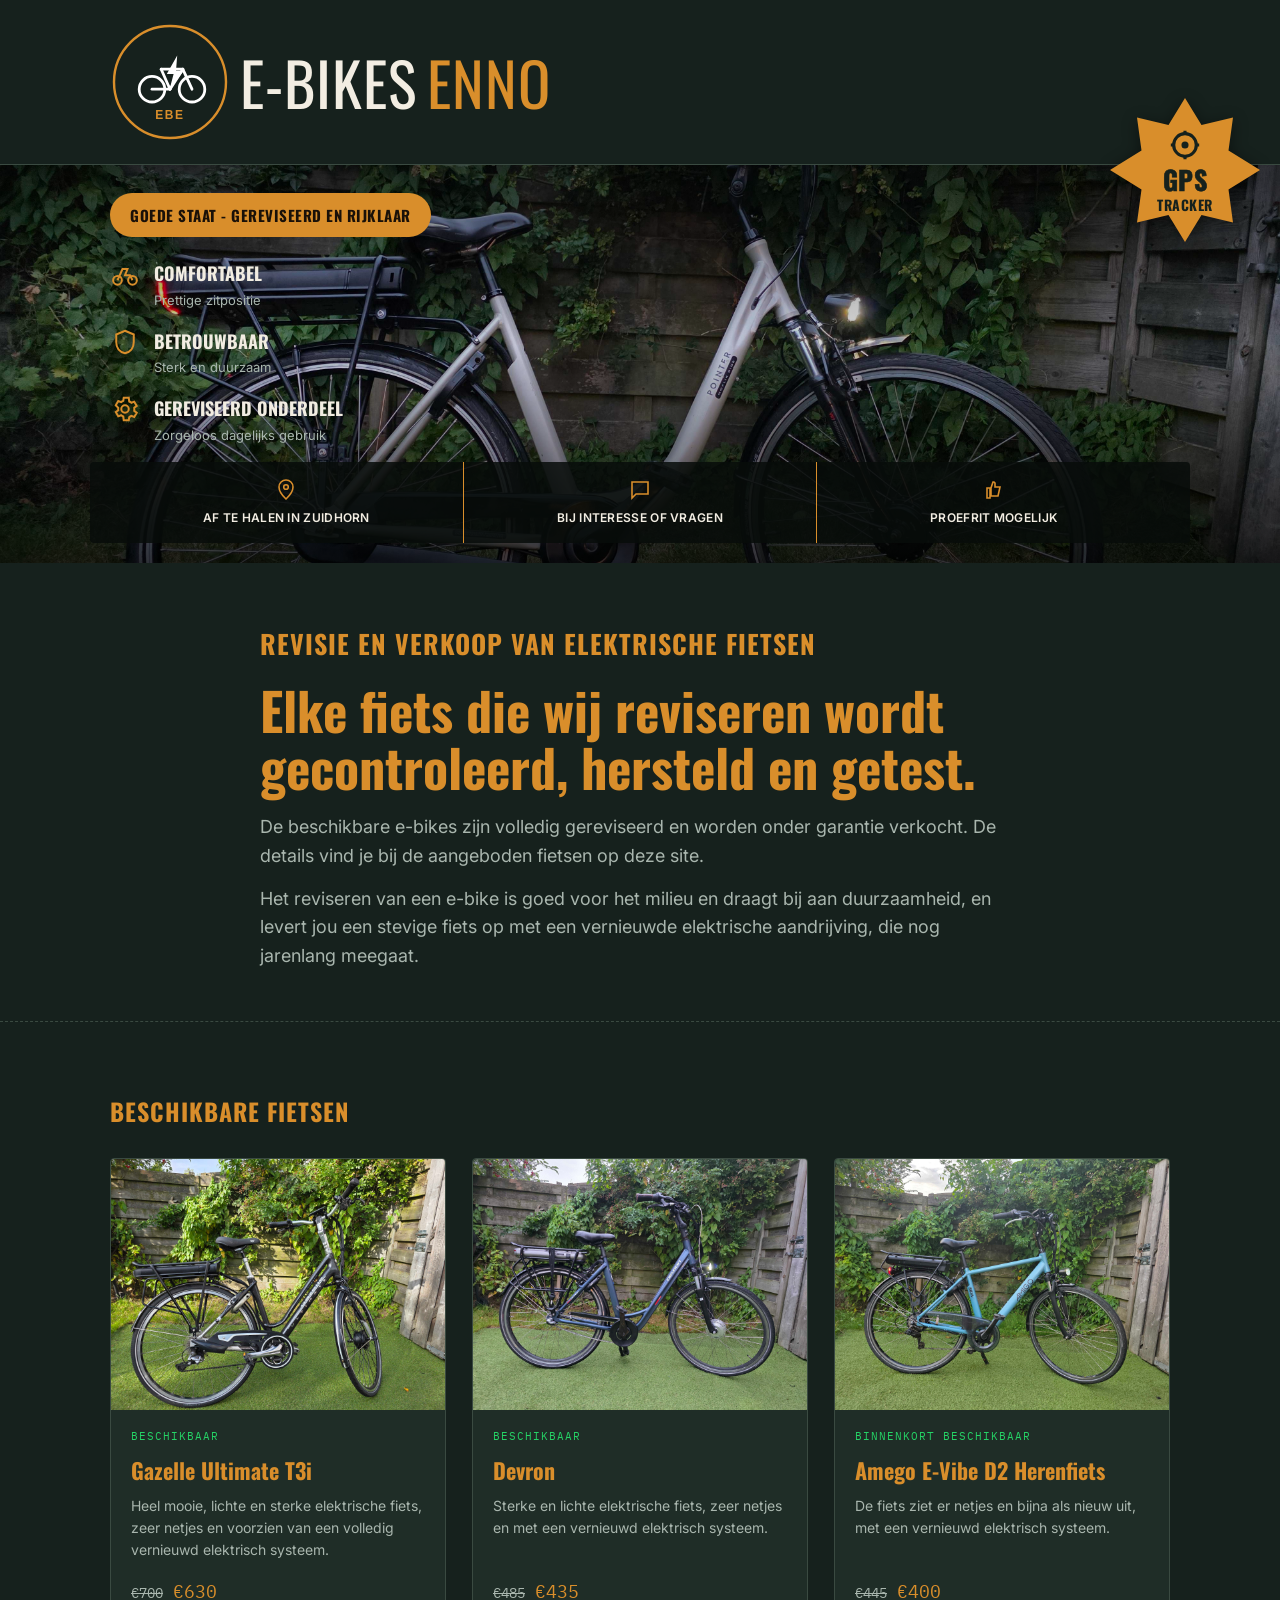
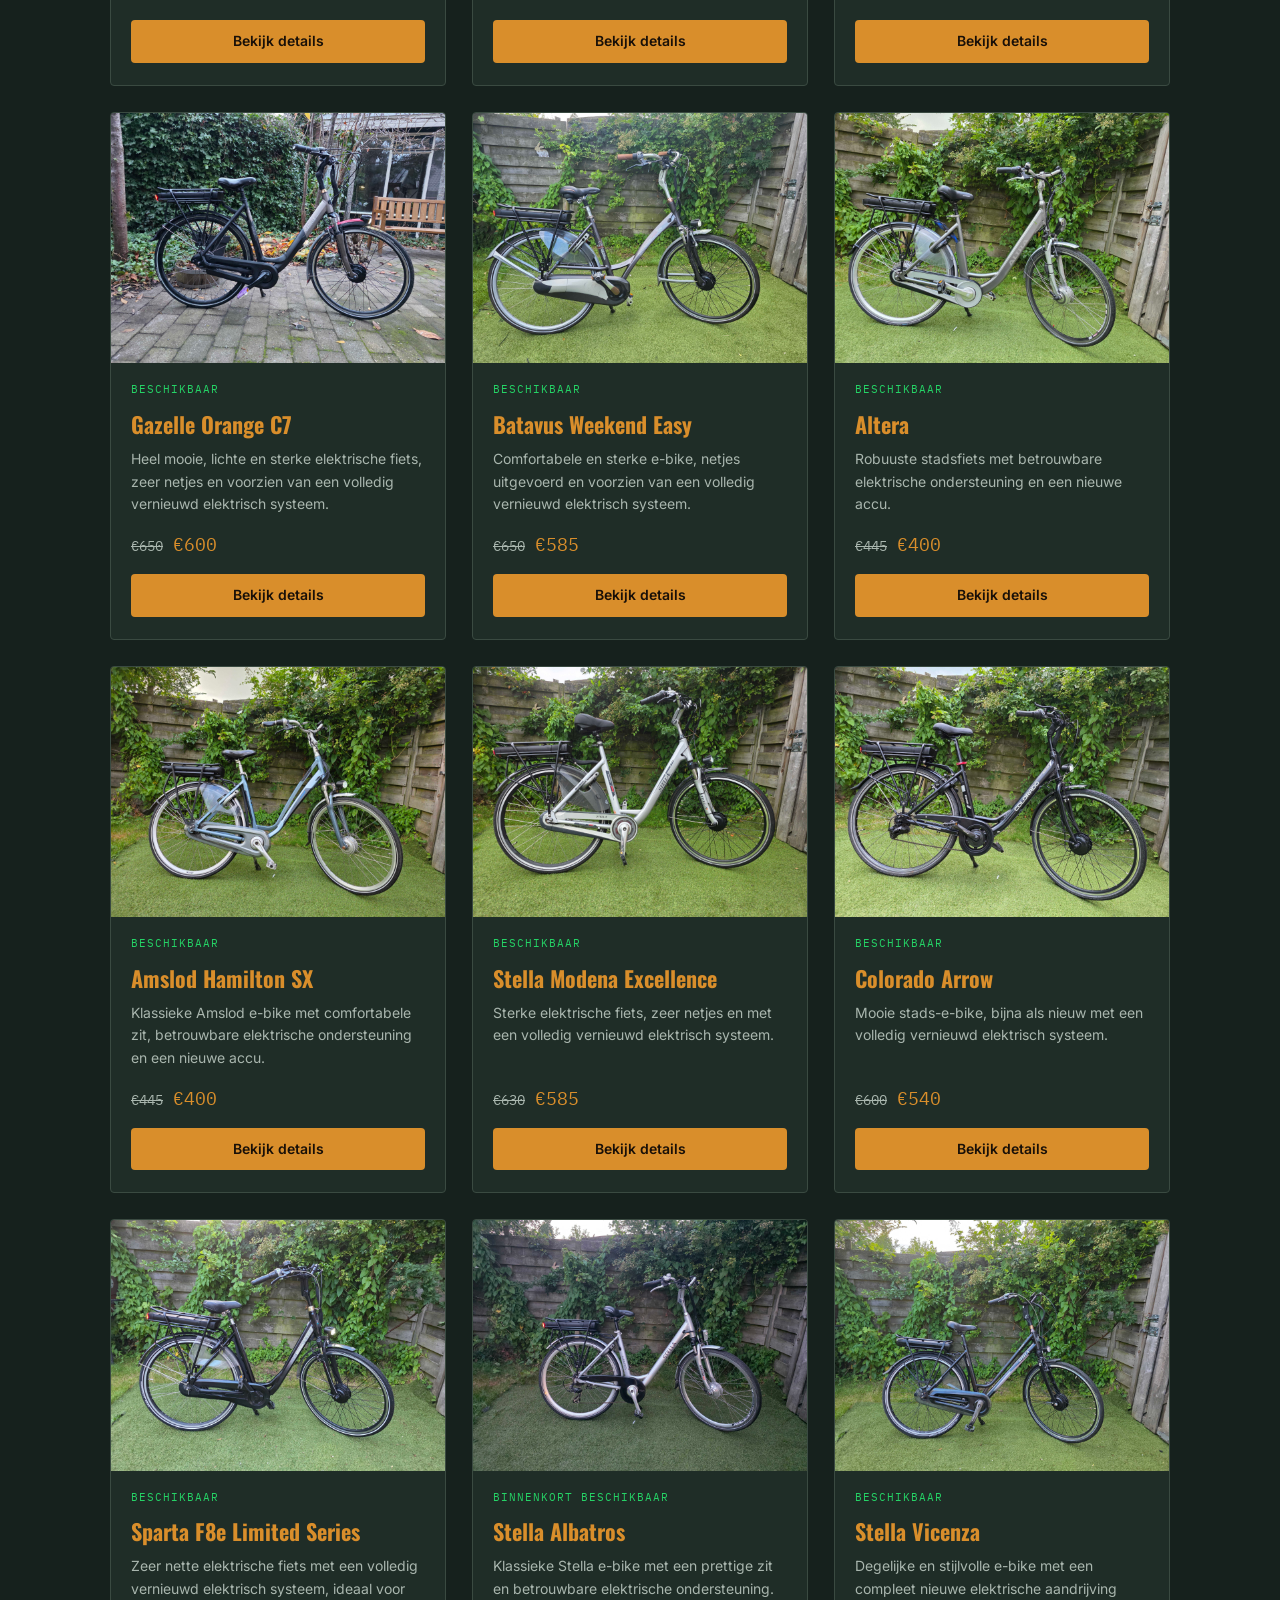
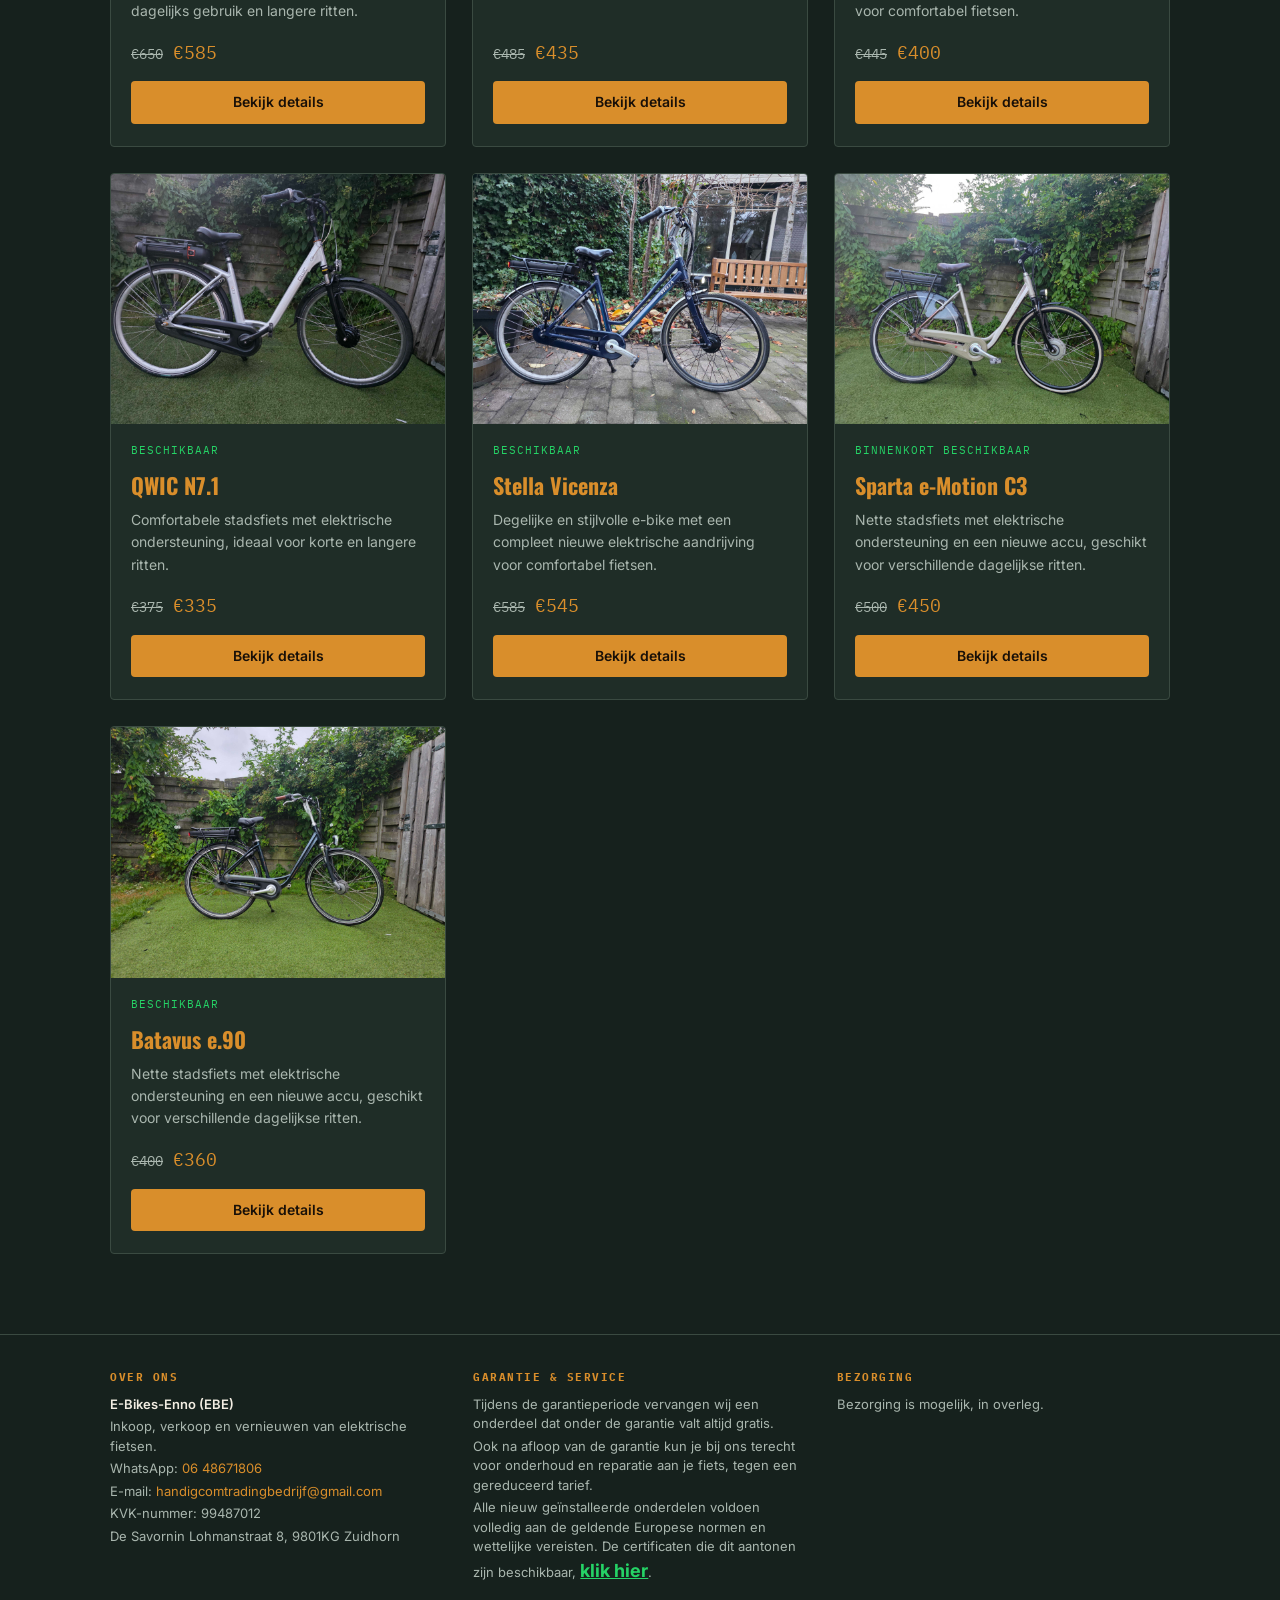
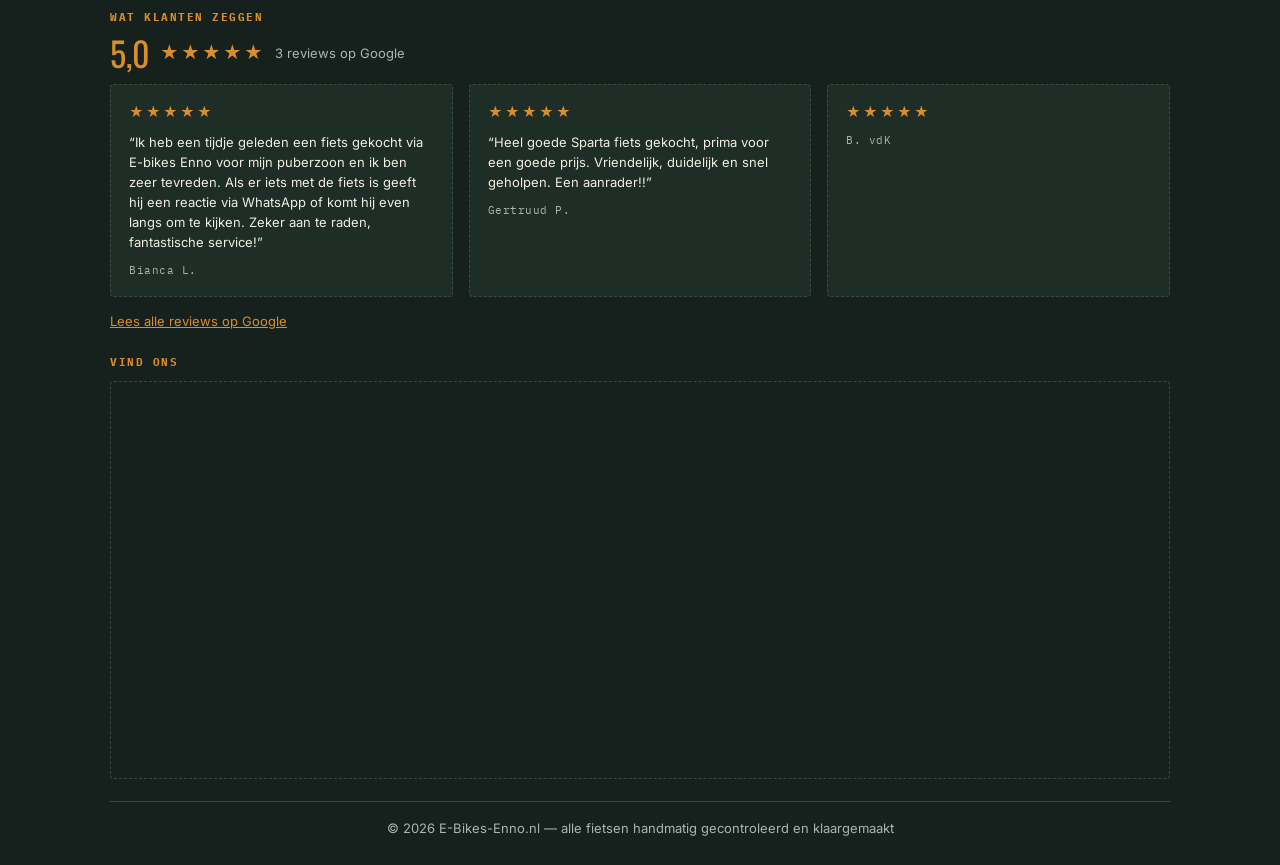
<file: index.html>
<!DOCTYPE html>
<html lang="nl">
<head>
<meta charset="UTF-8">
<meta name="viewport" content="width=device-width, initial-scale=1.0">
<title>E-Bikes-Enno — Elektrische fietsen showroom</title>
  <meta name="description" content="E-Bikes-Enno verkoopt gereviseerde elektrische fietsen in Zuidhorn en omgeving Groningen. Elke fiets gecontroleerd, hersteld en getest.">
<meta property="og:title" content="E-Bikes-Enno — Gereviseerde elektrische fietsen">
<meta property="og:description" content="Gereviseerde e-bikes met garantie, af te halen in Zuidhorn.">
<meta property="og:image" content="https://e-bikes-enno.nl/images/logo.svg">
<meta property="og:url" content="https://e-bikes-enno.nl">
<link rel="preconnect" href="https://fonts.googleapis.com">
<link href="https://fonts.googleapis.com/css2?family=Oswald:wght@500;700;900&family=Inter:wght@400;500;600&family=IBM+Plex+Mono:wght@400;500&display=swap" rel="stylesheet">
<link rel="stylesheet" href="css/style.css">
<link rel="icon" type="image/png" sizes="32x32" href="images/favicon-32x32.png">
<link rel="icon" type="image/png" sizes="96x96" href="images/favicon-96x96.png">
<link rel="apple-touch-icon" sizes="180x180" href="images/favicon-180x180.png">
<link rel="icon" type="image/svg+xml" href="images/logo.svg">
</head>
<body>

<header class="site-header">
  <div class="container">
    <a href="index.html" class="brand"><img src="images/logo.svg" alt="Logo" class="brand-logo">E-BIKES<span>ENNO</span></a>
  </div>
</header>

<section class="promo-banner">
  <img class="promo-banner-bg" src="images/pointer-noflik-ride/cover.jpg" alt="Elektrische fiets">
  <div class="promo-banner-overlay"></div>
<div class="promo-gps-badge">
  <svg class="promo-gps-badge-bg" viewBox="0 0 100 100">
    <polygon points="50,2 61,20 82,15 79,37 100,50 79,63 82,85 61,80 50,98 39,80 18,85 21,63 0,50 21,37 18,15 39,20"/>
  </svg>
  <div class="promo-gps-badge-content">
    <svg viewBox="0 0 24 24" fill="none" stroke="currentColor" stroke-width="1.8"><circle cx="12" cy="12" r="8"/><circle cx="12" cy="12" r="2.5" fill="currentColor" stroke="none"/><path d="M12 2v3M12 19v3M2 12h3M19 12h3"/></svg>
    <span class="gps-label-main">GPS</span>
    <span class="gps-label-sub">TRACKER</span>
  </div>
</div>
  <div class="promo-top">
    <span class="promo-badge">GOEDE STAAT - GEREVISEERD EN RIJKLAAR</span>

    <div class="promo-feature">
      <svg viewBox="0 0 24 24" fill="none" stroke="currentColor" stroke-width="1.6"><circle cx="6" cy="17" r="3.5"/><circle cx="18" cy="17" r="3.5"/><path d="M6 17l4-9h4l-2 5h4l2 4M10 8h4"/></svg>
      <div>
        <h3>COMFORTABEL</h3>
        <p>Prettige zitpositie</p>
      </div>
    </div>

    <div class="promo-feature">
      <svg viewBox="0 0 24 24" fill="none" stroke="currentColor" stroke-width="1.6"><path d="M12 3l7 3v6c0 5-3 8-7 9-4-1-7-4-7-9V6l7-3z"/></svg>
      <div>
        <h3>BETROUWBAAR</h3>
        <p>Sterk en duurzaam</p>
      </div>
    </div>

    <div class="promo-feature">
      <svg viewBox="0 0 24 24" fill="none" stroke="currentColor" stroke-width="1.6"><circle cx="12" cy="12" r="3"/><path d="M19.4 13a7.6 7.6 0 000-2l2-1.5-2-3.4-2.3.9a7.6 7.6 0 00-1.7-1L15 3h-4l-.4 2.5a7.6 7.6 0 00-1.7 1l-2.3-.9-2 3.4L6.6 11a7.6 7.6 0 000 2l-2 1.5 2 3.4 2.3-.9a7.6 7.6 0 001.7 1L11 21h4l.4-2.5a7.6 7.6 0 001.7-1l2.3.9 2-3.4-2-1.5z"/></svg>
      <div>
        <h3>GEREVISEERD ONDERDEEL</h3>
        <p>Zorgeloos dagelijks gebruik</p>
      </div>
    </div>
  </div>

  <div class="promo-footer">
    <div class="promo-footer-item">
      <svg viewBox="0 0 24 24" fill="none" stroke="currentColor" stroke-width="1.6"><path d="M12 21s7-6.5 7-12a7 7 0 10-14 0c0 5.5 7 12 7 12z"/><circle cx="12" cy="9" r="2.3"/></svg>
      <span>AF TE HALEN IN ZUIDHORN</span>
    </div>
    <div class="promo-footer-item">
      <svg viewBox="0 0 24 24" fill="none" stroke="currentColor" stroke-width="1.6"><path d="M4 4h16v12H8l-4 4V4z"/></svg>
      <span>BIJ INTERESSE OF VRAGEN</span>
    </div>
    <div class="promo-footer-item">
      <svg viewBox="0 0 24 24" fill="none" stroke="currentColor" stroke-width="1.6"><path d="M8 10v10H5V10h3zm4-6l1 1v4h5l-2 9H9V10l2-6h1z"/></svg>
      <span>PROEFRIT MOGELIJK</span>
    </div>
  </div>
</section>

<section class="hero">
  <div class="container">
    <div class="hero-text">
      <div class="hero-eyebrow">Revisie en verkoop van elektrische fietsen</div>
      <h1>Elke fiets die wij reviseren wordt gecontroleerd, hersteld en getest.</h1>
    <p>De beschikbare e-bikes zijn volledig gereviseerd en worden onder garantie verkocht. De details vind je bij de aangeboden fietsen op deze site.</p>
      <p style="margin-top:14px">Het reviseren van een e-bike is goed voor het milieu en draagt bij aan duurzaamheid, en levert jou een stevige fiets op met een vernieuwde elektrische aandrijving, die  nog jarenlang meegaat.</p>
    </div>
  </div>
</section>

<section class="catalog" id="catalog">
  <div class="container">
    <h2>Beschikbare fietsen</h2>
    <div class="bike-grid" id="bike-grid">
      <!-- filled automatically from data/bikes.json -->
    </div>
  </div>
</section>

<footer class="site-footer">
  <div class="container">

    <div class="footer-grid">
      <div class="footer-company">
        <h4>Over ons</h4>
        <p class="company-name">E-Bikes-Enno (EBE)</p>
        <p>Inkoop, verkoop en vernieuwen van elektrische fietsen.</p>
        <p>WhatsApp: <a href="https://wa.me/31648671806" target="_blank" rel="noopener">06 48671806</a></p>
        <p>E-mail: <a href="mailto:handigcomtradingbedrijf@gmail.com">handigcomtradingbedrijf@gmail.com</a></p>
        <p>KVK-nummer: 99487012</p>
        <p>De Savornin Lohmanstraat 8, 9801KG Zuidhorn</p>
      </div>
      <div class="footer-service">
        <h4>Garantie &amp; service</h4>
        <p>Tijdens de garantieperiode vervangen wij een onderdeel dat onder de garantie valt altijd gratis.</p>
        <p>Ook na afloop van de garantie kun je bij ons terecht voor onderhoud en reparatie aan je fiets, tegen een gereduceerd tarief.</p>
        <p>Alle nieuw geïnstalleerde onderdelen voldoen volledig aan de geldende Europese normen en wettelijke vereisten. De certificaten die dit aantonen zijn beschikbaar, <a class="cert-link" href="certificaten.html" target="_blank" rel="noopener">klik hier</a>.</p>
      </div>
      <div class="footer-delivery">
        <h4>Bezorging</h4>
        <p>Bezorging is mogelijk, in overleg.</p>
      </div>
    </div>

    <!-- Customer reviews (real Google reviews) — sits between the three columns and the map -->
    <div class="footer-reviews">
      <h4>Wat klanten zeggen</h4>
      <div class="reviews-summary">
        <span class="reviews-score">5,0</span>
        <span class="reviews-stars" role="img" aria-label="5 van 5 sterren">★★★★★</span>
        <span class="reviews-count">3 reviews op Google</span>
      </div>
      <div class="reviews-grid">
        <div class="review-card">
          <div class="review-stars" role="img" aria-label="5 van 5 sterren">★★★★★</div>
          <p>“Ik heb een tijdje geleden een fiets gekocht via E-bikes Enno voor mijn puberzoon en ik ben zeer tevreden. Als er iets met de fiets is geeft hij een reactie via WhatsApp of komt hij even langs om te kijken. Zeker aan te raden, fantastische service!”</p>
          <div class="review-author">Bianca L.</div>
        </div>
        <div class="review-card">
          <div class="review-stars" role="img" aria-label="5 van 5 sterren">★★★★★</div>
          <p>“Heel goede Sparta fiets gekocht, prima voor een goede prijs. Vriendelijk, duidelijk en snel geholpen. Een aanrader!!”</p>
          <div class="review-author">Gertruud P.</div>
        </div>
        <div class="review-card">
          <div class="review-stars" role="img" aria-label="5 van 5 sterren">★★★★★</div>
          <div class="review-author">B. vdK</div>
        </div>
      </div>
      <a class="reviews-link" href="https://www.google.com/search?q=E-Bikes-Enno+Zuidhorn+reviews" target="_blank" rel="noopener">Lees alle reviews op Google</a>
    </div>

    <div class="footer-map">
      <h4>Vind ons</h4>
      <div class="footer-map-frame">
        <iframe src="https://www.google.com/maps/embed?pb=!1m18!1m12!1m3!1d2387.289549581407!2d6.394511413157269!3d53.24851068192261!2m3!1f0!2f0!3f0!3m2!1i1024!2i768!4f13.1!3m3!1m2!1s0x47c9caef024b96cd%3A0xe3988a0db6c81db1!2sDe%20Savornin%20Lohmanstraat%208%2C%209801%20KG%20Zuidhorn!5e0!3m2!1snl!2snl!4v1788529114017!5m2!1snl!2snl" width="600" height="450" style="border:0;" allowfullscreen="" loading="lazy" referrerpolicy="strict-origin-when-cross-origin"></iframe>
      </div>
    </div>

    <div class="footer-bottom">&copy; <span id="year"></span> E-Bikes-Enno.nl — alle fietsen handmatig gecontroleerd en klaargemaakt</div>
  </div>
</footer>

<script src="js/main.js"></script>
</body>
</html>
</file>
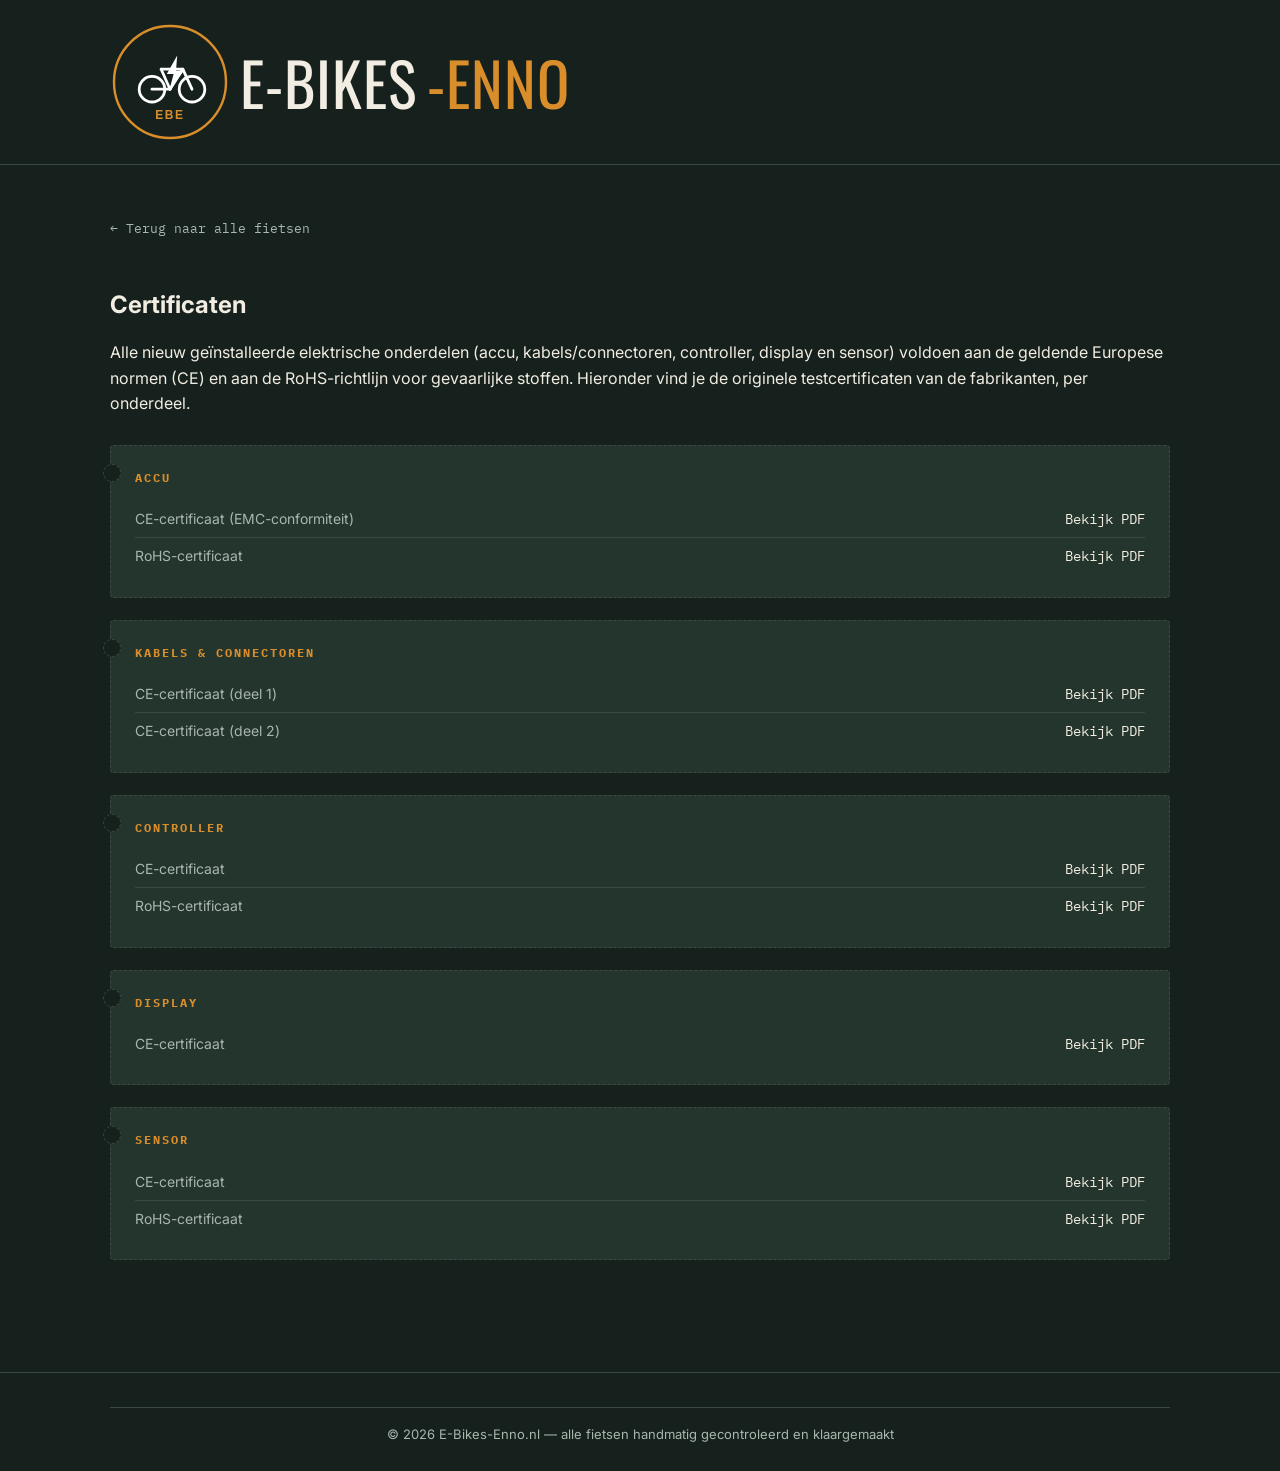
<file: certificaten.html>
<!DOCTYPE html>
<html lang="nl">
<head>
<meta charset="UTF-8">
<meta name="viewport" content="width=device-width, initial-scale=1.0">
<title>Certificaten — E-Bikes-Enno</title>
  <meta name="description" content="Overzicht van de certificaten en keuringen van de elektrische onderdelen die E-Bikes-Enno gebruikt bij het reviseren van e-bikes.">
<meta property="og:title" content="Certificaten — E-Bikes-Enno">
<meta property="og:description" content="Certificaten van elektrische onderdelen gebruikt bij revisie van e-bikes.">
<meta property="og:image" content="https://e-bikes-enno.nl/images/logo.svg">
<meta property="og:url" content="https://e-bikes-enno.nl/certificaten.html">
<link rel="preconnect" href="https://fonts.googleapis.com">
<link href="https://fonts.googleapis.com/css2?family=Oswald:wght@500;700&family=Inter:wght@400;500;600&family=IBM+Plex+Mono:wght@400;500&display=swap" rel="stylesheet">
<link rel="stylesheet" href="css/style.css">
<link rel="icon" type="image/png" sizes="32x32" href="images/favicon-32x32.png">
<link rel="icon" type="image/png" sizes="96x96" href="images/favicon-96x96.png">
<link rel="apple-touch-icon" sizes="180x180" href="images/favicon-180x180.png">
<link rel="icon" type="image/svg+xml" href="images/logo.svg">
</head>
<body>

<header class="site-header">
  <div class="container">
    <a href="index.html" class="brand"><img src="images/logo.svg" alt="Logo" class="brand-logo">E-BIKES<span>-ENNO</span></a>
  </div>
</header>

<section class="bike-detail">
  <div class="container">
    <a href="index.html" class="back-link">&larr; Terug naar alle fietsen</a>

    <h1 style="margin-bottom: 8px;">Certificaten</h1>
    <p class="tagline" style="margin-bottom: 28px;">
      Alle nieuw geïnstalleerde elektrische onderdelen (accu, kabels/connectoren, controller, display en sensor)
      voldoen aan de geldende Europese normen (CE) en aan de RoHS-richtlijn voor gevaarlijke stoffen.
      Hieronder vind je de originele testcertificaten van de fabrikanten, per onderdeel.
    </p>

    <div class="spec-tag">
      <h4>Accu</h4>
      <div class="spec-row"><span class="label">CE-certificaat (EMC-conformiteit)</span><span class="value"><a href="certificaten/CE%20for%20Battery.pdf" target="_blank" rel="noopener">Bekijk PDF</a></span></div>
      <div class="spec-row"><span class="label">RoHS-certificaat</span><span class="value"><a href="certificaten/ROHS%20for%20Battery.pdf" target="_blank" rel="noopener">Bekijk PDF</a></span></div>
    </div>

    <div class="spec-tag">
      <h4>Kabels &amp; connectoren</h4>
      <div class="spec-row"><span class="label">CE-certificaat (deel 1)</span><span class="value"><a href="certificaten/CE1%20for%20cable.pdf" target="_blank" rel="noopener">Bekijk PDF</a></span></div>
      <div class="spec-row"><span class="label">CE-certificaat (deel 2)</span><span class="value"><a href="certificaten/CE2%20for%20cable.pdf" target="_blank" rel="noopener">Bekijk PDF</a></span></div>
    </div>

    <div class="spec-tag">
      <h4>Controller</h4>
      <div class="spec-row"><span class="label">CE-certificaat</span><span class="value"><a href="certificaten/CE%20for%20Controller.pdf" target="_blank" rel="noopener">Bekijk PDF</a></span></div>
      <div class="spec-row"><span class="label">RoHS-certificaat</span><span class="value"><a href="certificaten/ROHS%20for%20Controller.pdf" target="_blank" rel="noopener">Bekijk PDF</a></span></div>
    </div>

    <div class="spec-tag">
      <h4>Display</h4>
      <div class="spec-row"><span class="label">CE-certificaat</span><span class="value"><a href="certificaten/CE%20for%20Display.pdf" target="_blank" rel="noopener">Bekijk PDF</a></span></div>
    </div>

    <div class="spec-tag">
      <h4>Sensor</h4>
      <div class="spec-row"><span class="label">CE-certificaat</span><span class="value"><a href="certificaten/CE%20for%20Sensor.pdf" target="_blank" rel="noopener">Bekijk PDF</a></span></div>
      <div class="spec-row"><span class="label">RoHS-certificaat</span><span class="value"><a href="certificaten/RoHS%20for%20Sensor.pdf" target="_blank" rel="noopener">Bekijk PDF</a></span></div>
    </div>

  </div>
</section>

<footer class="site-footer">
  <div class="container">
    <div class="footer-bottom">&copy; <span id="year"></span> E-Bikes-Enno.nl — alle fietsen handmatig gecontroleerd en klaargemaakt</div>
  </div>
</footer>

<script>document.getElementById('year').textContent = new Date().getFullYear();</script>
</body>
</html>
</file>
<file: css/style.css>
/* ============================================
   COLOR PALETTE — change any value here and it updates the whole site
   ============================================ */
:root {
  --color-bg: #16211d;          /* dark background, workshop tone */
  --color-bg-elevated: #1f2d27; /* card background */
  --color-bg-tag: #24352d;      /* spec "hangtag" background */
  --color-text: #f2ede2;        /* main text color */
  --color-text-muted: #a9b6ae;  /* secondary text color */
  --color-accent: #d98e2b;      /* main brand color — change this to restyle the whole site */
  --color-accent-dark: #b8741e;
  --color-border: #3a4a41;
  --color-whatsapp: #25d366;    /* official WhatsApp green — best left as-is */

  --font-display: 'Oswald', sans-serif;
  --font-body: 'Inter', sans-serif;
  --font-mono: 'IBM Plex Mono', monospace;

  --radius: 4px;
  --max-width: 1100px;
}

* { box-sizing: border-box; }

html { scroll-behavior: smooth; }

body {
  margin: 0;
  background: var(--color-bg);
  color: var(--color-text);
  font-family: var(--font-body);
  line-height: 1.6;
  direction: ltr;
}

a { color: inherit; text-decoration: none; }

img { max-width: 100%; display: block; }

.container {
  max-width: var(--max-width);
  margin: 0 auto;
  padding: 0 20px;
}

/* ============================================
   Header
   ============================================ */
.site-header {
  border-bottom: 1px solid var(--color-border);
  padding: 22px 0;
}

.site-header .container {
  display: flex;
  align-items: center;
  justify-content: space-between;
  gap: 16px;
  flex-wrap: wrap;
}

.brand {
  font-family: var(--font-display);
  font-size: 60px;
  letter-spacing: 1px;
  text-transform: uppercase;
  color: var(--color-text);
  display: flex;
  align-items: center;
  gap: 10px;
}

.brand-logo { width: 120px; height: 120px; }

.brand span { color: var(--color-accent); }

@media (max-width: 480px) {
  .brand { font-size: 40px; gap: 8px; }
  .brand-logo { width: 85px; height: 85px; }
}

@media (max-width: 400px) {
  .brand { font-size: 37px; gap: 8px; }
  .brand-logo { width: 85px; height: 85px; }
  .promo-badge{ font-size: 12px;}
}

/* ============================================
   Hero section (text only — image removed)
   ============================================ */
.hero {
  padding: 60px 0 50px;
  border-bottom: 1px dashed var(--color-border);
}

@media (max-width: 700px) {
  .hero { padding: 20px 0 40px; } /* was inheriting 60px top — too much empty space under the promo banner on mobile */
}

.hero .container {
  max-width: 800px;
}

.hero-eyebrow {
  font-family: var(--font-display);
  font-weight: 700;
  font-size: 26px;
  letter-spacing: 1px;
  color: var(--color-accent);
  text-transform: uppercase;
  margin-bottom: 16px;
}

.hero h1 {
  font-family: var(--font-display);
  font-size: clamp(34px, 6vw, 52px);
  line-height: 1.1;
  margin: 0 0 18px;
  color: var(--color-accent);
}

.hero p {
  color: var(--color-text-muted);
  font-size: 18px;
  margin: 0;
}

/* ============================================
   Bike grid
   ============================================ */
.catalog {
  padding: 50px 0 80px;
}

.catalog h2 {
  font-family: var(--font-display);
  font-size: 24px;
  letter-spacing: 1px;
  text-transform: uppercase;
  color: var(--color-accent);
  margin-bottom: 28px;
}

.bike-grid {
  display: grid;
  grid-template-columns: repeat(auto-fill, minmax(280px, 1fr));
  gap: 26px;
}

.bike-card {
  background: var(--color-bg-elevated);
  border: 1px solid var(--color-border);
  border-radius: var(--radius);
  overflow: hidden;
  transition: transform .18s ease, border-color .18s ease;
  display: flex;
  flex-direction: column;
}

.bike-card:hover {
  transform: translateY(-4px);
  border-color: var(--color-accent);
}

.bike-card .thumb {
  aspect-ratio: 4 / 3;
  background: var(--color-bg-tag);
  overflow: hidden;
}

.bike-card .thumb img { width: 100%; height: 100%; object-fit: cover; }

.bike-card .info { padding: 18px 20px 22px; flex: 1; display: flex; flex-direction: column; }

.bike-card .status {
  font-family: var(--font-mono);
  font-size: 11px;
  letter-spacing: 1px;
  color: var(--color-whatsapp);
  text-transform: uppercase;
  margin-bottom: 8px;
}

.bike-card h3 {
  font-family: var(--font-display);
  font-size: 22px;
  margin: 0 0 6px;
  color: var(--color-accent);
}

.bike-card .tagline {
  color: var(--color-text-muted);
  font-size: 14px;
  margin: 0 0 16px;
  flex: 1;
}

.bike-card .price {
  font-family: var(--font-mono);
  color: var(--color-accent);
  font-size: 18px;
  margin-bottom: 14px;
}

.btn {
  display: inline-block;
  text-align: center;
  padding: 10px 18px;
  border-radius: var(--radius);
  font-size: 14px;
  font-weight: 600;
  transition: opacity .15s ease;
}

.btn:hover { opacity: .88; }

.btn-primary {
  background: var(--color-accent);
  color: #191008;
}

.btn-whatsapp {
  background: var(--color-whatsapp);
  color: #06210f;
}

/* ============================================
   Bike detail page
   ============================================ */
.bike-detail {
  padding: 50px 0 90px;
}

@media (max-width: 700px) {
  .bike-detail { padding: 16px 0 60px; }
}

.back-link {
  display: inline-block;
  font-family: var(--font-mono);
  font-size: 13px;
  color: var(--color-text-muted);
  margin-bottom: 26px;
}

@media (max-width: 700px) {
  .back-link { margin-bottom: 10px; font-size: 12px; }
}

.back-link:hover { color: var(--color-accent); }

.detail-grid {
  display: grid;
  grid-template-columns: 1.1fr 1fr;
  gap: 46px;
}

@media (max-width: 800px) {
  .detail-grid { grid-template-columns: 1fr; }
}

.slider {
  position: relative;
  border-radius: var(--radius);
  overflow: hidden;
  border: 1px solid var(--color-border);
  aspect-ratio: 4/3;
  background: var(--color-bg-elevated);
}

@media (max-width: 700px) {
  .slider { aspect-ratio: auto; height: 70vh; }
  .slider-slide { display: flex; align-items: center; justify-content: center; }
  .slider-slide img { height: 66%; width: 100%; object-fit: cover; }
}

.slider-track {
  display: flex;
  height: 100%;
  transition: transform .35s ease;
}

.slider-slide {
  min-width: 100%;
  height: 100%;
}

.slider-slide img { width: 100%; height: 100%; object-fit: cover; cursor: zoom-in; }

.slider-btn {
  position: absolute;
  top: 50%;
  transform: translateY(-50%);
  width: 38px;
  height: 38px;
  border-radius: 50%;
  border: none;
  background: rgba(10, 16, 13, 0.55);
  color: var(--color-text);
  font-size: 18px;
  line-height: 1;
  cursor: pointer;
  display: flex;
  align-items: center;
  justify-content: center;
  transition: background .15s ease;
}

.slider-btn:hover { background: var(--color-accent); color: #191008; }

.slider-btn.prev { left: 12px; }
.slider-btn.next { right: 12px; }

.slider-dots {
  position: absolute;
  bottom: 12px;
  left: 50%;
  transform: translateX(-50%);
  display: flex;
  gap: 7px;
}

.slider-dots .dot {
  width: 8px;
  height: 8px;
  border-radius: 50%;
  background: rgba(242, 237, 226, 0.35);
  border: none;
  padding: 0;
  cursor: pointer;
}

.slider-dots .dot.active { background: var(--color-accent); }

.lightbox {
  position: fixed;
  inset: 0;
  background: rgba(8, 12, 10, 0.94);
  display: flex;
  align-items: center;
  justify-content: center;
  z-index: 1000;
  padding: 20px;
}

.lightbox[hidden] { display: none; }

.lightbox img {
  max-width: 100%;
  max-height: 100%;
  width: auto;
  height: auto;
  object-fit: contain;
  border-radius: var(--radius);
  cursor: default;
}

.lightbox-close {
  position: absolute;
  top: 18px;
  right: 18px;
  width: 42px;
  height: 42px;
  border-radius: 50%;
  border: none;
  background: rgba(242, 237, 226, 0.12);
  color: var(--color-text);
  font-size: 22px;
  line-height: 1;
  cursor: pointer;
  display: flex;
  align-items: center;
  justify-content: center;
}

.lightbox-close:hover { background: var(--color-accent); color: #191008; }

.lightbox .slider-btn { top: 50%; }

@media (max-width: 800px) {
  .lightbox-close { top: 12px; right: 12px; }
}

.detail-info h1 {
  font-family: var(--font-display);
  font-size: 36px;
  margin: 0 0 8px;
  color: var(--color-accent);
}

.detail-info .tagline {
  color: var(--color-text-muted);
  margin-bottom: 18px;
}

.detail-info .price {
  font-family: var(--font-mono);
  color: var(--color-accent);
  font-size: 26px;
  margin-bottom: 24px;
}

.spec-tag {
  background: var(--color-bg-tag);
  border: 1px dashed var(--color-border);
  border-radius: var(--radius);
  padding: 22px 24px;
  position: relative;
  margin-bottom: 22px;
}

.spec-tag::before {
  content: '';
  position: absolute;
  top: 18px;
  inset-inline-start: -8px;
  width: 16px;
  height: 16px;
  border-radius: 50%;
  background: var(--color-bg);
  border: 1px dashed var(--color-border);
}

.spec-tag h4 {
  font-family: var(--font-mono);
  font-size: 12px;
  letter-spacing: 2px;
  text-transform: uppercase;
  color: var(--color-accent);
  margin: 0 0 14px;
}

.spec-row {
  display: flex;
  justify-content: space-between;
  padding: 7px 0;
  border-bottom: 1px solid var(--color-border);
  font-size: 14px;
}

.spec-row:last-child { border-bottom: none; }

.spec-row .label { color: var(--color-text-muted); }
.spec-row .value { font-family: var(--font-mono); }

.condition-header {
  display: flex;
  justify-content: space-between;
  padding-bottom: 8px;
  margin-bottom: 4px;
  border-bottom: 1px solid var(--color-border);
  font-family: var(--font-mono);
  font-size: 11px;
  letter-spacing: 1px;
  text-transform: uppercase;
  color: var(--color-text-muted);
}

.condition-list { list-style: none; padding: 0; margin: 0; }

.condition-list li {
  display: flex;
  justify-content: space-between;
  padding: 7px 0;
  border-bottom: 1px solid var(--color-border);
  font-size: 14px;
}

.condition-list li:last-child { border-bottom: none; }

.cta-row { display: flex; gap: 12px; flex-wrap: wrap; }
.cta-row .btn { font-size: 16px; padding: 13px 22px; }

/* ============================================
   Footer
   ============================================ */
.site-footer {
  border-top: 1px solid var(--color-border);
  padding: 34px 0 26px;
  color: var(--color-text-muted);
  font-size: 13px;
}

.footer-grid {
  display: grid;
  grid-template-columns: 1fr 1fr 1fr;
  gap: 30px;
  margin-bottom: 22px;
}

@media (max-width: 900px) {
  .footer-grid { grid-template-columns: 1fr; }
}

.footer-company h4,
.footer-service h4,
.footer-delivery h4 {
  font-family: var(--font-mono);
  font-size: 11px;
  letter-spacing: 1.5px;
  text-transform: uppercase;
  color: var(--color-accent);
  margin: 0 0 8px;
}

.footer-company p,
.footer-service p,
.footer-delivery p {
  margin: 3px 0;
  line-height: 1.5;
}

.footer-company .company-name {
  color: var(--color-text);
  font-weight: 600;
}

.footer-company a { color: var(--color-accent); }
.footer-company a:hover { text-decoration: underline; }

.cert-link {
  display: inline-block;
  font-size: 18px;
  font-weight: 700;
  color: var(--color-whatsapp);
  text-decoration: underline;
}

.cert-link:hover { color: var(--color-accent); }
.footer-map {
  margin-bottom: 22px;
  grid-column: 1 / -1; /* forces full width even if this ended up nested inside .footer-grid by mistake */
  width: 100%;
}

.footer-map h4 {
  font-family: var(--font-mono);
  font-size: 11px;
  letter-spacing: 1.5px;
  text-transform: uppercase;
  color: var(--color-accent);
  margin: 0 0 10px;
}

.footer-map-frame {
  position: relative;
  width: 100%;
  aspect-ratio: 16 / 6;
  border: 1px dashed var(--color-border);
  border-radius: var(--radius);
  overflow: hidden;
  filter: grayscale(20%) contrast(1.05); /* subtle tint so the white map blends better with the dark theme */
}

.footer-map-frame iframe {
  position: absolute;
  inset: 0;
  width: 100%;
  height: 100%;
  border: 0;
}

@media (max-width: 700px) {
  .footer-map-frame { aspect-ratio: 4 / 3; }
  .footer-map h4 { font-size: 22px; } /* matches the other doubled footer titles on mobile */
}

/* ============================================
   Customer reviews (footer, between the three columns and the map)
   ============================================ */
.footer-reviews {
  margin-bottom: 22px;
  width: 100%;
}

.footer-reviews h4 {
  font-family: var(--font-mono);
  font-size: 11px;
  letter-spacing: 1.5px;
  text-transform: uppercase;
  color: var(--color-accent);
  margin: 0 0 10px;
}

.reviews-summary {
  display: flex;
  align-items: center;
  flex-wrap: wrap;
  gap: 10px;
  margin-bottom: 14px;
}

.reviews-score {
  font-family: var(--font-display);
  font-size: 34px;
  line-height: 1;
  color: var(--color-accent);
}

.reviews-stars {
  color: var(--color-accent);
  font-size: 18px;
  letter-spacing: 2px;
}

.reviews-count {
  color: var(--color-text-muted);
  font-size: 13px;
}

.reviews-grid {
  display: grid;
  grid-template-columns: repeat(3, 1fr);
  gap: 16px;
}

.review-card {
  background: var(--color-bg-elevated);
  border: 1px dashed var(--color-border);
  border-radius: var(--radius);
  padding: 16px 18px;
}

.review-stars {
  color: var(--color-accent);
  font-size: 14px;
  letter-spacing: 2px;
  margin-bottom: 8px;
}

.review-card p {
  margin: 0 0 10px;
  color: var(--color-text);
  font-size: 13px;
  line-height: 1.55;
}

.review-author {
  font-family: var(--font-mono);
  font-size: 11px;
  letter-spacing: .5px;
  color: var(--color-text-muted);
}

.reviews-link {
  display: inline-block;
  margin-top: 14px;
  font-size: 13px;
  color: var(--color-accent);
  text-decoration: underline;
}

.reviews-link:hover { color: var(--color-text); }

@media (max-width: 900px) {
  .reviews-grid { grid-template-columns: 1fr; }
}

@media (max-width: 700px) {
  .footer-reviews h4 { font-size: 22px; } /* matches the other doubled footer titles on mobile */
}

.footer-bottom {
  border-top: 1px solid var(--color-border);
  padding-top: 16px;
  text-align: center;
}
.footer-bottom {
  border-top: 1px solid var(--color-border);
  padding-top: 16px;
  text-align: center;
}

.empty-state {
  color: var(--color-text-muted);
  padding: 40px 0;
  text-align: center;
}

/* The three footer section titles (Over ons / Garantie & service / Bezorging)
   doubled in size on mobile only — everything else stays at its normal size. */
@media (max-width: 700px) {
  .footer-company h4,
  .footer-service h4,
  .footer-delivery h4 { font-size: 22px; }
}

/* ============================================
   Promo banner (full-width background, content aligned
   with the same container width as the header logo)
   ============================================ */
.promo-banner {
  position: relative;
  width: 100%;
  min-height: 392px; /* was 560px, reduced 30% per client request */
  overflow: visible; /* was hidden — hidden was clipping the GPS badge when it pokes above the section */
  display: flex;
  flex-direction: column;
  justify-content: space-between;
}

.promo-banner-bg {
  position: absolute;
  inset: 0;
  width: 100%;
  height: 100%;
  object-fit: cover;
  object-position: center;
}

.promo-banner-overlay {
  position: absolute;
  inset: 0;
  background: linear-gradient(180deg, rgba(0,0,0,.55) 0%, rgba(0,0,0,.15) 45%, rgba(0,0,0,.75) 100%);
}

.promo-top {
  position: relative;
  z-index: 2;
  max-width: var(--max-width);
  margin: 0 auto;
  width: 100%;
  padding: 28px 20px 0;
}

.promo-badge {
  display: inline-block;
  background: var(--color-accent);
  color: #191008;
  font-family: var(--font-display);
  font-weight: 700;
  font-size: 15px;
  letter-spacing: .5px;
  padding: 10px 20px;
  border-radius: 999px;
  margin-bottom: 22px;
}

.promo-feature {
  display: flex;
  align-items: flex-start;
  gap: 14px;
  margin-bottom: 16px;
}

.promo-feature svg {
  width: 30px;
  height: 30px;
  color: var(--color-accent);
  flex-shrink: 0;
}

.promo-feature h3 {
  font-family: var(--font-display);
  font-size: 18px;
  color: var(--color-text);
  margin: 0 0 2px;
}

.promo-feature p {
  font-size: 13px;
  color: var(--color-text-muted);
  margin: 0;
}

.promo-footer {
  position: relative;
  z-index: 2;
  display: flex;
  background: rgba(8,12,10,.85);
  max-width: var(--max-width);
  margin: 0 auto 20px;
  width: 100%;
  padding: 0 20px;
  border-radius: var(--radius);
  overflow: hidden;
}

.promo-footer-item {
  flex: 1;
  display: flex;
  flex-direction: column;
  align-items: center;
  gap: 6px;
  padding: 16px 10px;
  text-align: center;
  border-right: 1px solid var(--color-accent);
  font-size: 12px;
  font-weight: 600;
  letter-spacing: .3px;
}

.promo-footer-item:last-child { border-right: none; }

.promo-footer-item svg {
  width: 24px;
  height: 24px;
  color: var(--color-accent);
}

@media (max-width: 600px) {
  .promo-banner { min-height: 493px; } /* was 448px, +10% to make room for the larger GPS star poking above */
  .promo-top { padding-top: 46px; } /* was inheriting 28px — pushes the "GOEDE STAAT" pill down a bit so the star has breathing room above it */
  .promo-footer { flex-direction: row; }
  .promo-footer-item { font-size: 10px; padding: 12px 4px; }
}

/* ============================================
   GPS-tracker badge — star-shaped seal on the promo banner.
   Deliberately pulled up with a negative "top" on BOTH desktop and
   mobile so it visually overlaps the dark header above the photo
   (per client request: "over the header it should be display").
   This only works because .promo-banner has overflow: visible above —
   do not set it back to hidden or the badge gets clipped again.
   Slowly rotates to draw attention. Uses .promo-banner's
   position:relative (set above, under "Promo banner") as its anchor.

   NOTE: the two words need separate markup to have different font
   sizes (GPS bigger, TRACKER smaller), so index.html must use:
     <span class="gps-label-main">GPS</span>
     <span class="gps-label-sub">TRACKER</span>
   instead of a single <span>GPS<br>TRACKER</span>.
   ============================================ */
.promo-gps-badge {
  position: absolute;
  top: -70px;
  right: 20px;
  width: 150px;  /* smaller than the previous 220px */
  height: 150px;
  z-index: 5;
}

.promo-gps-badge-bg {
  position: absolute;
  top: 0;
  left: 0;
  width: 150px;
  height: 150px;
  fill: var(--color-accent);
  filter: drop-shadow(0 3px 8px rgba(0, 0, 0, 0.45));
  animation: promo-gps-spin 30s linear infinite;
}

@keyframes promo-gps-spin {
  from { transform: rotate(0deg); }
  to { transform: rotate(360deg); }
}

.promo-gps-badge-content {
  position: absolute;
  top: 0;
  left: 0;
  width: 150px;
  height: 150px;
  display: flex;
  flex-direction: column;
  align-items: center;
  justify-content: center;
  gap: 2px;
  color: var(--color-bg);
  text-align: center;
}

.promo-gps-badge-content svg {
  width: 34px;
  height: 34px;
  stroke-width: 2.2;
  margin-bottom: 2px;
}

.promo-gps-badge-content .gps-label-main {
  font-family: var(--font-display);
  font-size: 26px !important;
  font-weight: 900 !important;
  -webkit-text-stroke: 0.6px currentColor; /* extra boldness insurance, works even if the 900 weight fails to load */
  letter-spacing: 0.3px;
  line-height: 1.1;
  display: block;
}

.promo-gps-badge-content .gps-label-sub {
  font-family: var(--font-display);
  font-size: 14px !important;   /* was 12px, reduced 50% */
  font-weight: 700;
  letter-spacing: 0.5px;
  line-height: 1.1;
  display: block;
}

@media (max-width: 700px) {
  .promo-gps-badge {
    width: 90px;   /* smaller than the previous 112px */
    height: 90px;
    top: -46px;
    right: 12px;
  }
  .promo-gps-badge-bg { width: 90px; height: 90px; }
  .promo-gps-badge-content { width: 90px; height: 90px; }
  .promo-gps-badge-content svg {
    width: 20px;
    height: 20px;
    stroke-width: 2.4;
  }
  .promo-gps-badge-content .gps-label-main { font-size: 17px !important; font-weight: 900 !important; -webkit-text-stroke: 0.4px currentColor; }
  .promo-gps-badge-content .gps-label-sub { font-size: 8px !important; } /* was 8px, reduced 50% */
}
</file>
